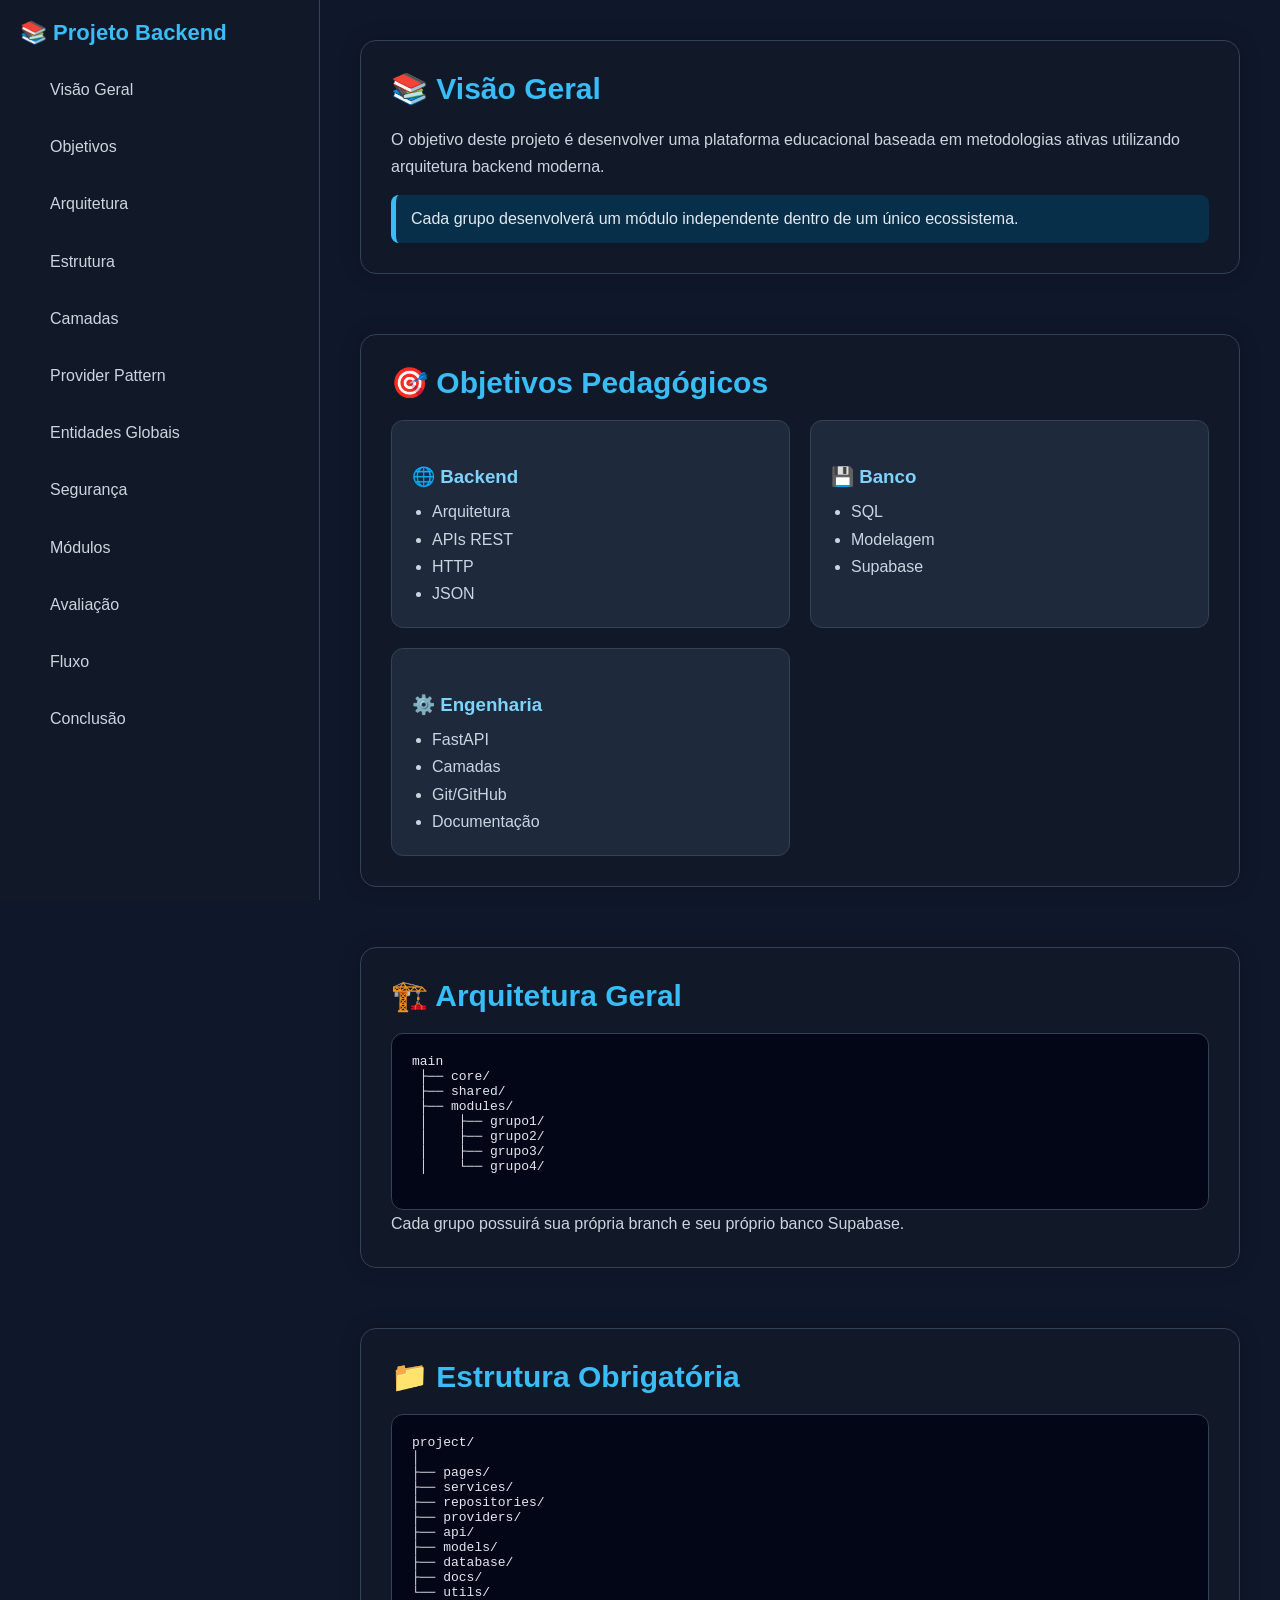
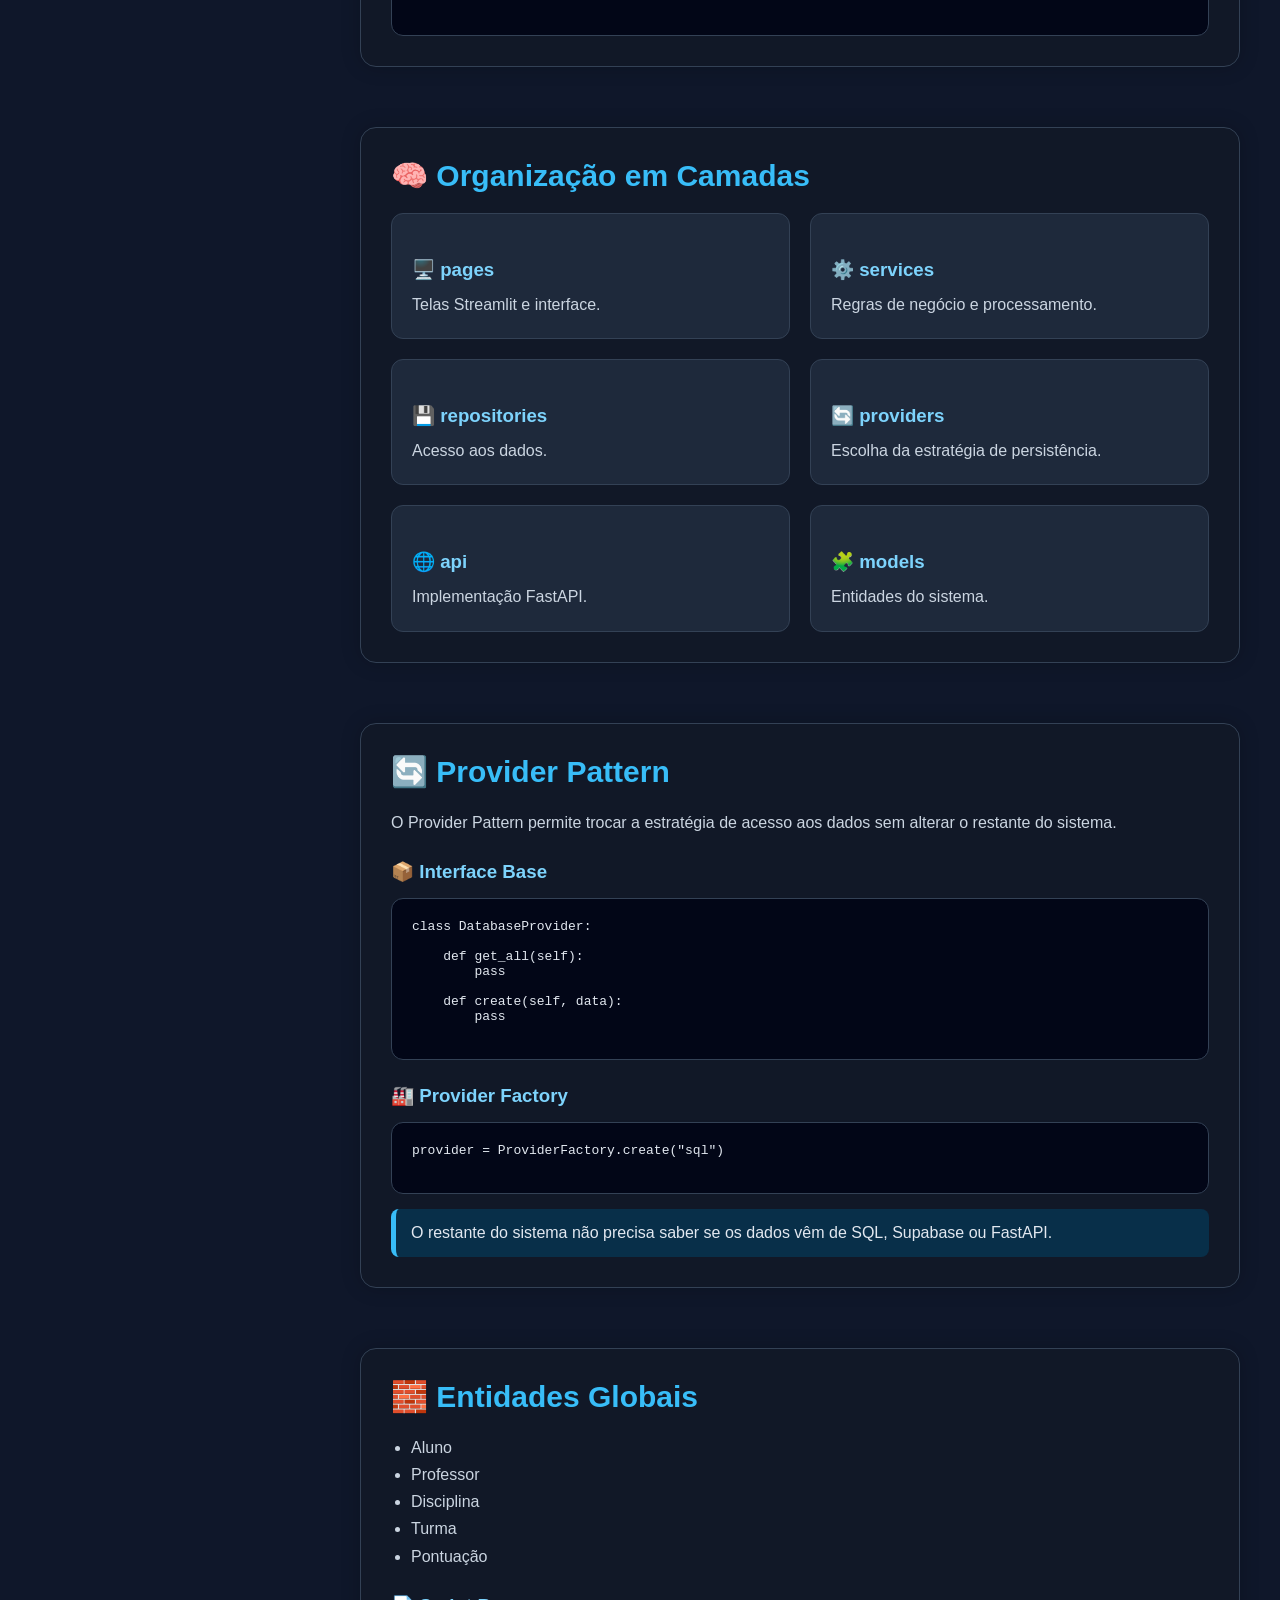
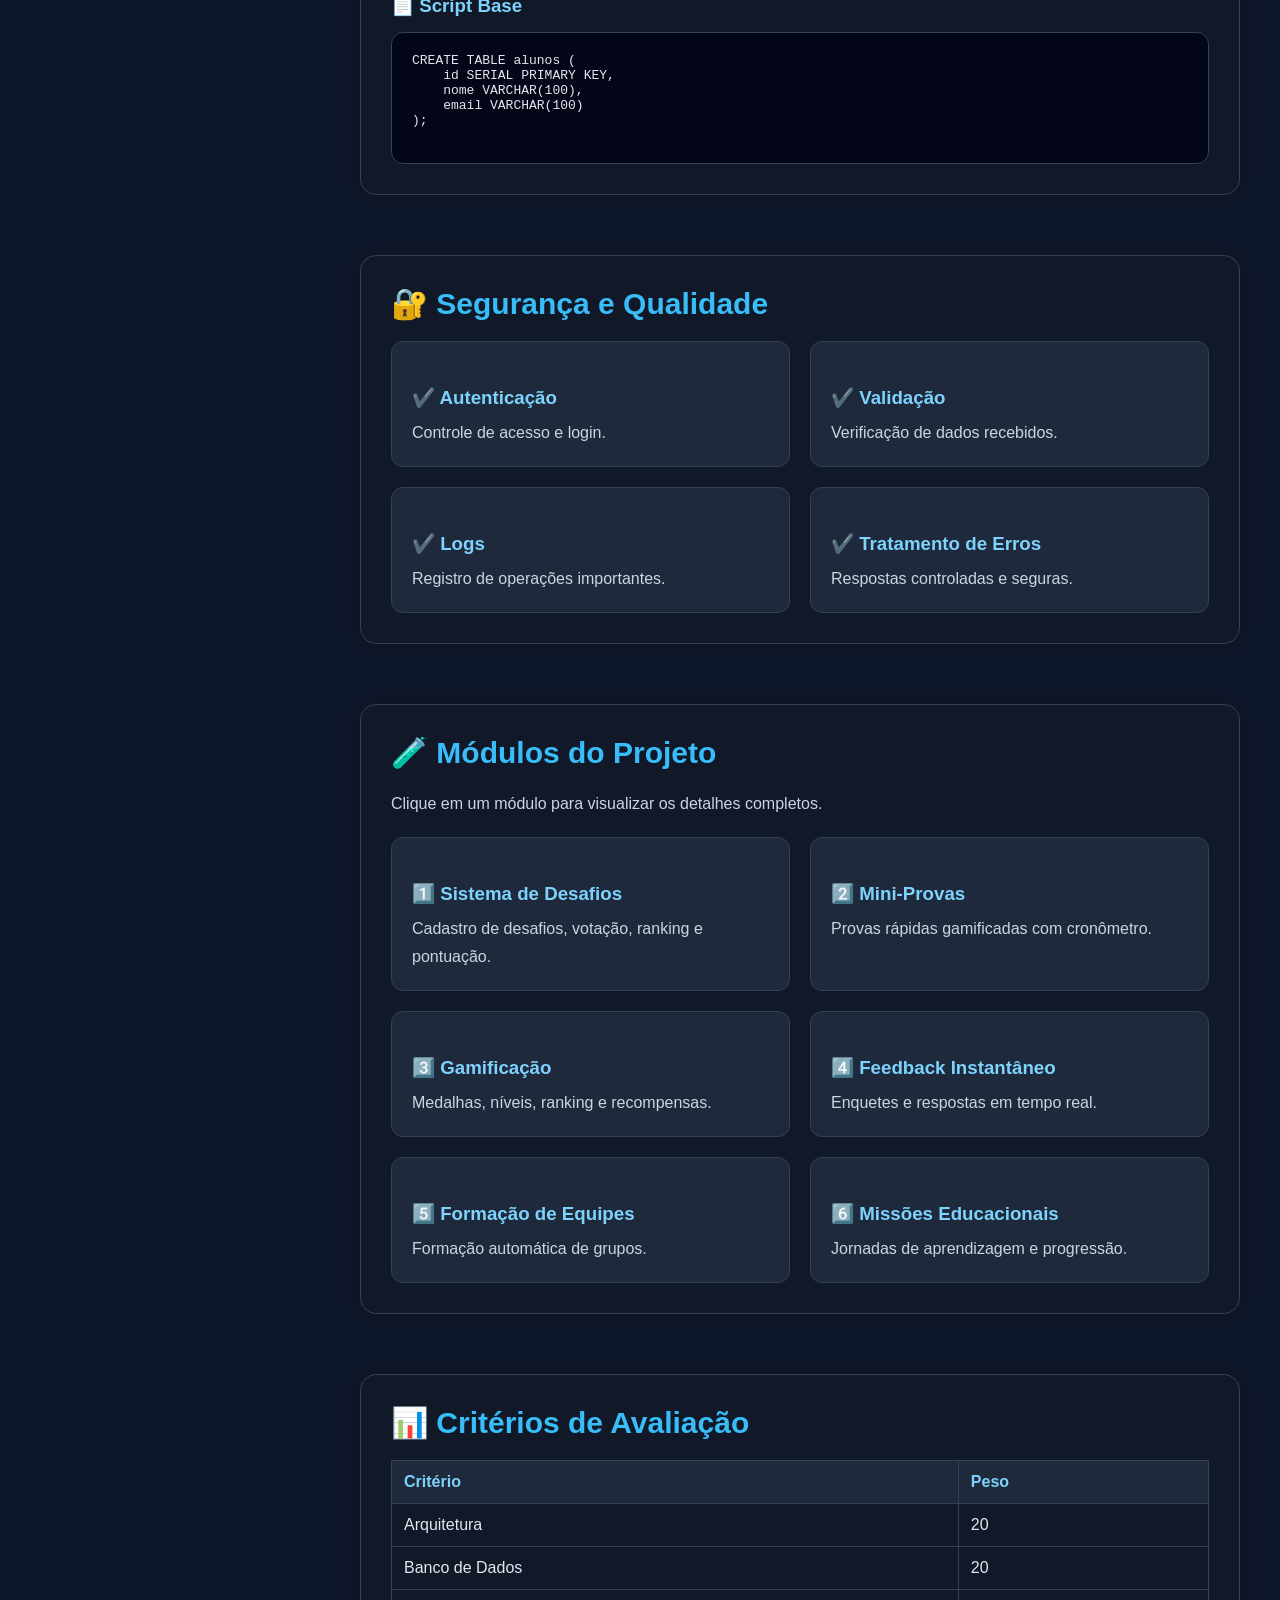
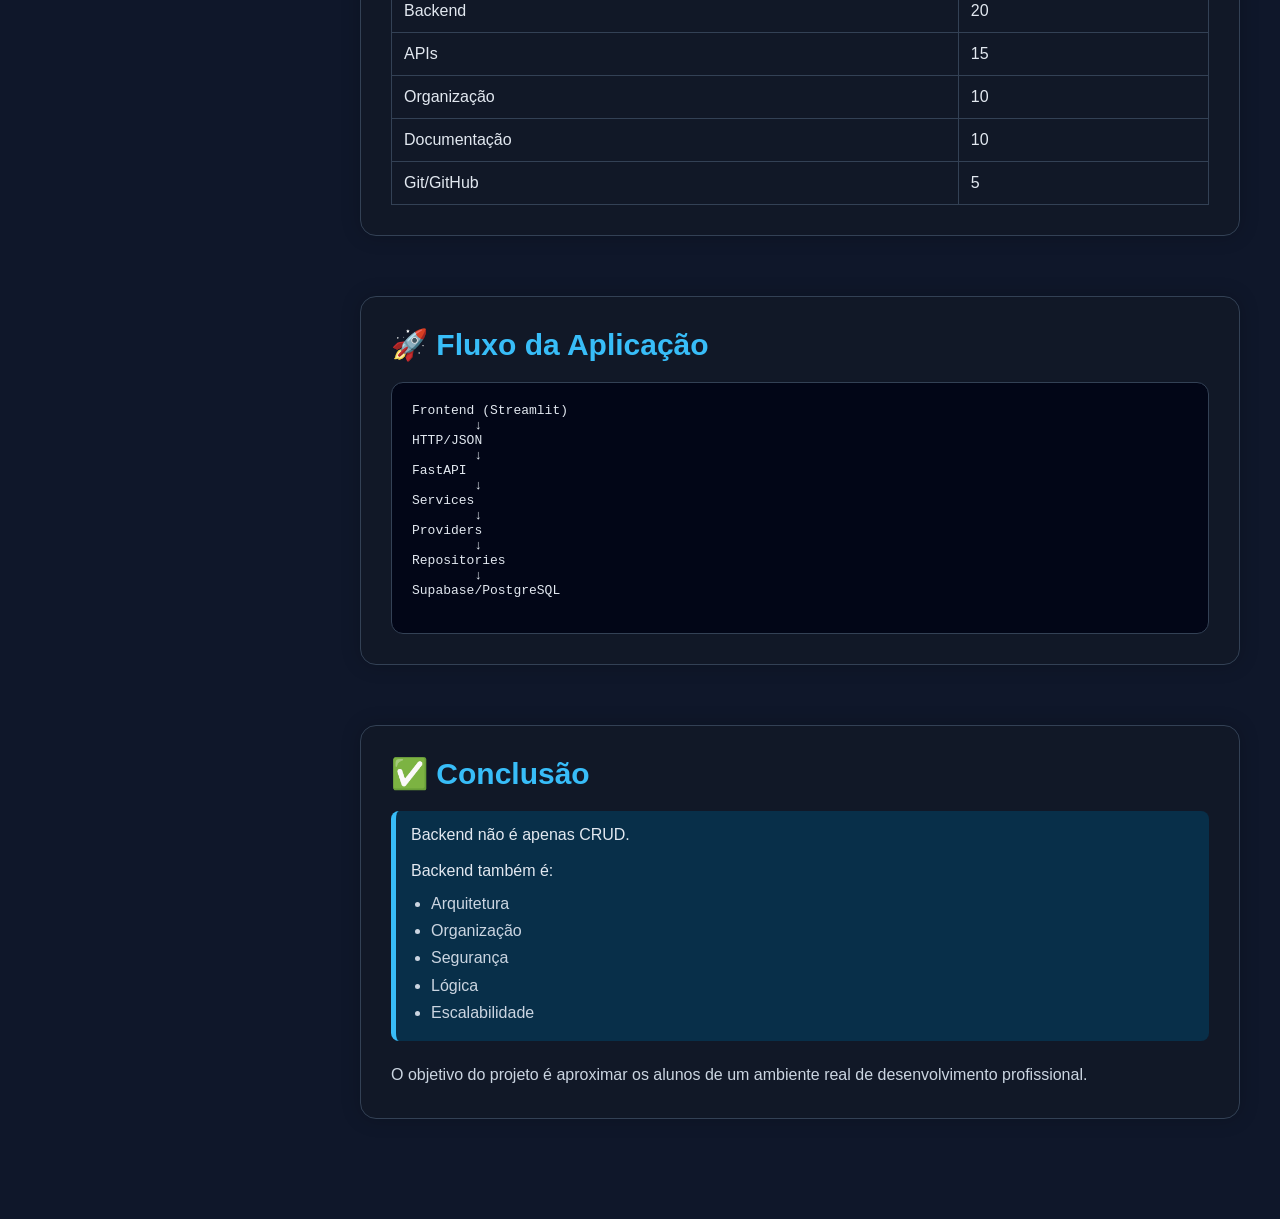
<file: index.html>
<!DOCTYPE html>
<html lang="pt-BR">
<head>
  <meta charset="UTF-8" />
  <meta name="viewport" content="width=device-width, initial-scale=1.0" />
  <title>Projeto Integrador Backend</title>
  <style>
    * {
      margin: 0;
      padding: 0;
      box-sizing: border-box;
    }

    body {
      font-family: Arial, sans-serif;
      background: #0f172a;
      color: #e2e8f0;
      display: flex;
      min-height: 100vh;
    }

    aside {
      width: 320px;
      background: #111827;
      border-right: 1px solid #334155;
      padding: 20px;
      position: fixed;
      top: 0;
      bottom: 0;
      overflow-y: auto;
    }

    aside h1 {
      font-size: 22px;
      margin-bottom: 20px;
      color: #38bdf8;
    }

    aside ul {
      list-style: none;
    }

    aside li {
      margin-bottom: 10px;
    }

    aside a {
      color: #cbd5e1;
      text-decoration: none;
      display: block;
      padding: 10px;
      border-radius: 8px;
      transition: 0.2s;
    }

    aside a:hover {
      background: #1e293b;
      color: white;
    }

    main {
      margin-left: 320px;
      padding: 40px;
      width: calc(100% - 320px);
    }

    section {
      margin-bottom: 60px;
      background: #111827;
      padding: 30px;
      border-radius: 16px;
      border: 1px solid #334155;
      box-shadow: 0 0 20px rgba(0,0,0,0.2);
    }

    h2 {
      color: #38bdf8;
      margin-bottom: 20px;
      font-size: 30px;
    }

    h3 {
      color: #7dd3fc;
      margin-top: 25px;
      margin-bottom: 10px;
    }

    p, li {
      line-height: 1.7;
      color: #cbd5e1;
    }

    ul {
      padding-left: 20px;
      margin-top: 10px;
    }

    code {
      background: #1e293b;
      padding: 2px 6px;
      border-radius: 6px;
      color: #93c5fd;
    }

    pre {
      background: #020617;
      padding: 20px;
      border-radius: 12px;
      overflow-x: auto;
      margin-top: 15px;
      border: 1px solid #334155;
    }

    table {
      width: 100%;
      border-collapse: collapse;
      margin-top: 20px;
    }

    th, td {
      border: 1px solid #334155;
      padding: 12px;
      text-align: left;
    }

    th {
      background: #1e293b;
      color: #7dd3fc;
    }

    .card-grid {
      display: grid;
      grid-template-columns: repeat(auto-fit, minmax(280px, 1fr));
      gap: 20px;
      margin-top: 20px;
    }

    .card {
      background: #1e293b;
      padding: 20px;
      border-radius: 12px;
      border: 1px solid #334155;
    }

    .highlight {
      background: #082f49;
      padding: 15px;
      border-left: 5px solid #38bdf8;
      border-radius: 8px;
      margin-top: 15px;
    }

    @media(max-width: 900px) {
      aside {
        position: relative;
        width: 100%;
        height: auto;
      }

      main {
        margin-left: 0;
        width: 100%;
      }

      body {
        flex-direction: column;
      }
    }
  </style>
</head>
<body>

  <aside>
    <h1>📚 Projeto Backend</h1>

    <ul>
      <li><a href="#visao">Visão Geral</a></li>
      <li><a href="#objetivos">Objetivos</a></li>
      <li><a href="#arquitetura">Arquitetura</a></li>
      <li><a href="#estrutura">Estrutura</a></li>
      <li><a href="#camadas">Camadas</a></li>
      <li><a href="#provider">Provider Pattern</a></li>
      <li><a href="#entidades">Entidades Globais</a></li>
      <li><a href="#seguranca">Segurança</a></li>
      <li><a href="#modulos">Módulos</a></li>
      <li><a href="#avaliacao">Avaliação</a></li>
      <li><a href="#fluxo">Fluxo</a></li>
      <li><a href="#conclusao">Conclusão</a></li>
    </ul>
  </aside>

  <main>

    <section id="visao">
      <h2>📚 Visão Geral</h2>
      <p>
        O objetivo deste projeto é desenvolver uma plataforma educacional baseada em metodologias ativas utilizando arquitetura backend moderna.
      </p>

      <div class="highlight">
        Cada grupo desenvolverá um módulo independente dentro de um único ecossistema.
      </div>
    </section>

    <section id="objetivos">
      <h2>🎯 Objetivos Pedagógicos</h2>

      <div class="card-grid">
        <div class="card">
          <h3>🌐 Backend</h3>
          <ul>
            <li>Arquitetura</li>
            <li>APIs REST</li>
            <li>HTTP</li>
            <li>JSON</li>
          </ul>
        </div>

        <div class="card">
          <h3>💾 Banco</h3>
          <ul>
            <li>SQL</li>
            <li>Modelagem</li>
            <li>Supabase</li>
          </ul>
        </div>

        <div class="card">
          <h3>⚙️ Engenharia</h3>
          <ul>
            <li>FastAPI</li>
            <li>Camadas</li>
            <li>Git/GitHub</li>
            <li>Documentação</li>
          </ul>
        </div>
      </div>
    </section>

    <section id="arquitetura">
      <h2>🏗️ Arquitetura Geral</h2>

      <pre>
main
 ├── core/
 ├── shared/
 ├── modules/
 │    ├── grupo1/
 │    ├── grupo2/
 │    ├── grupo3/
 │    └── grupo4/
      </pre>

      <p>
        Cada grupo possuirá sua própria branch e seu próprio banco Supabase.
      </p>
    </section>

    <section id="estrutura">
      <h2>📁 Estrutura Obrigatória</h2>

      <pre>
project/
│
├── pages/
├── services/
├── repositories/
├── providers/
├── api/
├── models/
├── database/
├── docs/
└── utils/
      </pre>
    </section>

    <section id="camadas">
      <h2>🧠 Organização em Camadas</h2>

      <div class="card-grid">

        <div class="card">
          <h3>🖥️ pages</h3>
          <p>Telas Streamlit e interface.</p>
        </div>

        <div class="card">
          <h3>⚙️ services</h3>
          <p>Regras de negócio e processamento.</p>
        </div>

        <div class="card">
          <h3>💾 repositories</h3>
          <p>Acesso aos dados.</p>
        </div>

        <div class="card">
          <h3>🔄 providers</h3>
          <p>Escolha da estratégia de persistência.</p>
        </div>

        <div class="card">
          <h3>🌐 api</h3>
          <p>Implementação FastAPI.</p>
        </div>

        <div class="card">
          <h3>🧩 models</h3>
          <p>Entidades do sistema.</p>
        </div>

      </div>
    </section>

    <section id="provider">
      <h2>🔄 Provider Pattern</h2>

      <p>
        O Provider Pattern permite trocar a estratégia de acesso aos dados sem alterar o restante do sistema.
      </p>

      <h3>📦 Interface Base</h3>

      <pre>
class DatabaseProvider:

    def get_all(self):
        pass

    def create(self, data):
        pass
      </pre>

      <h3>🏭 Provider Factory</h3>

      <pre>
provider = ProviderFactory.create("sql")
      </pre>

      <div class="highlight">
        O restante do sistema não precisa saber se os dados vêm de SQL, Supabase ou FastAPI.
      </div>
    </section>

    <section id="entidades">
      <h2>🧱 Entidades Globais</h2>

      <ul>
        <li>Aluno</li>
        <li>Professor</li>
        <li>Disciplina</li>
        <li>Turma</li>
        <li>Pontuação</li>
      </ul>

      <h3>📄 Script Base</h3>

      <pre>
CREATE TABLE alunos (
    id SERIAL PRIMARY KEY,
    nome VARCHAR(100),
    email VARCHAR(100)
);
      </pre>
    </section>

    <section id="seguranca">
      <h2>🔐 Segurança e Qualidade</h2>

      <div class="card-grid">

        <div class="card">
          <h3>✔️ Autenticação</h3>
          <p>Controle de acesso e login.</p>
        </div>

        <div class="card">
          <h3>✔️ Validação</h3>
          <p>Verificação de dados recebidos.</p>
        </div>

        <div class="card">
          <h3>✔️ Logs</h3>
          <p>Registro de operações importantes.</p>
        </div>

        <div class="card">
          <h3>✔️ Tratamento de Erros</h3>
          <p>Respostas controladas e seguras.</p>
        </div>

      </div>
    </section>

    <section id="modulos">
      <h2>🧪 Módulos do Projeto</h2>

      <p>
        Clique em um módulo para visualizar os detalhes completos.
      </p>

      <div class="card-grid">

        <div class="card" onclick="toggleModule('mod1')" style="cursor:pointer;">
          <h3>1️⃣ Sistema de Desafios</h3>
          <p>
            Cadastro de desafios, votação, ranking e pontuação.
          </p>
        </div>

        <div class="card" onclick="toggleModule('mod2')" style="cursor:pointer;">
          <h3>2️⃣ Mini-Provas</h3>
          <p>
            Provas rápidas gamificadas com cronômetro.
          </p>
        </div>

        <div class="card" onclick="toggleModule('mod3')" style="cursor:pointer;">
          <h3>3️⃣ Gamificação</h3>
          <p>
            Medalhas, níveis, ranking e recompensas.
          </p>
        </div>

        <div class="card" onclick="toggleModule('mod4')" style="cursor:pointer;">
          <h3>4️⃣ Feedback Instantâneo</h3>
          <p>
            Enquetes e respostas em tempo real.
          </p>
        </div>

        <div class="card" onclick="toggleModule('mod5')" style="cursor:pointer;">
          <h3>5️⃣ Formação de Equipes</h3>
          <p>
            Formação automática de grupos.
          </p>
        </div>

        <div class="card" onclick="toggleModule('mod6')" style="cursor:pointer;">
          <h3>6️⃣ Missões Educacionais</h3>
          <p>
            Jornadas de aprendizagem e progressão.
          </p>
        </div>

      </div>

      <div id="mod1" class="module-detail" style="display:none; margin-top:30px;">
        <h3>🏆 Sistema de Desafios</h3>

        <h4>🎯 Objetivo</h4>
        <p>
          Permitir que professores criem desafios relacionados a disciplinas e assuntos específicos.
        </p>

        <h4>👨‍🏫 Funcionalidades do Professor</h4>
        <ul>
          <li>Cadastrar desafios</li>
          <li>Editar desafios</li>
          <li>Definir disciplina</li>
          <li>Definir prazo</li>
          <li>Visualizar ranking</li>
        </ul>

        <h4>👨‍🎓 Funcionalidades do Aluno</h4>
        <ul>
          <li>Visualizar desafios</li>
          <li>Enviar respostas</li>
          <li>Acompanhar pontuação</li>
        </ul>

        <h4>⚙️ Regras de Negócio</h4>
        <ul>
          <li>Cálculo automático de média</li>
          <li>Sistema de votação</li>
          <li>Ranking geral</li>
          <li>Histórico de desafios</li>
        </ul>

        <h4>🧩 Entidades Sugeridas</h4>
        <ul>
          <li>desafio</li>
          <li>submissao</li>
          <li>voto</li>
          <li>nota</li>
          <li>ranking</li>
        </ul>
      </div>

      <div id="mod2" class="module-detail" style="display:none; margin-top:30px;">
        <h3>⏱️ Sistema de Mini-Provas</h3>

        <h4>🎯 Objetivo</h4>
        <p>
          Criar um sistema de avaliações rápidas gamificadas.
        </p>

        <h4>📋 Regras Obrigatórias</h4>
        <ul>
          <li>5 minutos totais</li>
          <li>5 questões</li>
          <li>1 minuto por questão</li>
        </ul>

        <h4>👨‍🏫 Funcionalidades do Professor</h4>
        <ul>
          <li>Cadastrar provas</li>
          <li>Cadastrar questões</li>
          <li>Visualizar estatísticas</li>
          <li>Acompanhar desempenho</li>
        </ul>

        <h4>👨‍🎓 Funcionalidades do Aluno</h4>
        <ul>
          <li>Responder provas</li>
          <li>Visualizar cronômetro</li>
          <li>Acompanhar pontuação</li>
        </ul>

        <h4>⚙️ Sistema Deve Possuir</h4>
        <ul>
          <li>Cronômetro global</li>
          <li>Cronômetro por questão</li>
          <li>Correção automática</li>
          <li>Ranking</li>
          <li>Histórico de desempenho</li>
        </ul>

        <h4>🧩 Entidades Sugeridas</h4>
        <ul>
          <li>prova</li>
          <li>questao</li>
          <li>resposta</li>
          <li>tentativa</li>
          <li>pontuacao</li>
        </ul>
      </div>

      <div id="mod3" class="module-detail" style="display:none; margin-top:30px;">
        <h3>🎮 Sistema de Gamificação</h3>

        <h4>🎯 Objetivo</h4>
        <p>
          Criar mecanismos de engajamento utilizando pontuação e progressão.
        </p>

        <h4>⚙️ Funcionalidades Obrigatórias</h4>
        <ul>
          <li>Ranking geral</li>
          <li>Medalhas</li>
          <li>Níveis</li>
          <li>Streaks</li>
          <li>Recompensas</li>
        </ul>

        <h4>🧠 Sistema Deve Calcular</h4>
        <ul>
          <li>Pontos por atividade</li>
          <li>Progressão de nível</li>
          <li>Ranking semanal</li>
          <li>Ranking geral</li>
        </ul>

        <h4>🧩 Entidades Sugeridas</h4>
        <ul>
          <li>medalha</li>
          <li>conquista</li>
          <li>ranking</li>
          <li>nivel</li>
          <li>historico_pontos</li>
        </ul>
      </div>

      <div id="mod4" class="module-detail" style="display:none; margin-top:30px;">
        <h3>📊 Feedback Instantâneo</h3>

        <h4>🎯 Objetivo</h4>
        <p>
          Permitir interação rápida entre professor e turma.
        </p>

        <h4>⚙️ Funcionalidades Obrigatórias</h4>
        <ul>
          <li>Criação de enquetes</li>
          <li>Perguntas rápidas</li>
          <li>Respostas em tempo real</li>
          <li>Estatísticas</li>
          <li>Gráficos</li>
        </ul>

        <h4>🧩 Entidades Sugeridas</h4>
        <ul>
          <li>enquete</li>
          <li>pergunta</li>
          <li>resposta</li>
          <li>estatistica</li>
        </ul>
      </div>

      <div id="mod5" class="module-detail" style="display:none; margin-top:30px;">
        <h3>👥 Formação de Equipes</h3>

        <h4>🎯 Objetivo</h4>
        <p>
          Criar grupos automaticamente utilizando critérios definidos pelo professor.
        </p>

        <h4>⚙️ Funcionalidades Obrigatórias</h4>
        <ul>
          <li>Gerar equipes automaticamente</li>
          <li>Balancear desempenho</li>
          <li>Considerar habilidades</li>
          <li>Permitir reorganização</li>
        </ul>

        <h4>🧩 Entidades Sugeridas</h4>
        <ul>
          <li>equipe</li>
          <li>integrante</li>
          <li>habilidade</li>
          <li>criterio</li>
        </ul>
      </div>

      <div id="mod6" class="module-detail" style="display:none; margin-top:30px;">
        <h3>🗺️ Missões Educacionais</h3>

        <h4>🎯 Objetivo</h4>
        <p>
          Criar jornadas de aprendizagem baseadas em etapas e missões.
        </p>

        <h4>⚙️ Funcionalidades Obrigatórias</h4>
        <ul>
          <li>Criar missões</li>
          <li>Criar etapas</li>
          <li>Progressão</li>
          <li>Desbloqueios</li>
          <li>Pontuação</li>
        </ul>

        <h4>🧩 Entidades Sugeridas</h4>
        <ul>
          <li>missao</li>
          <li>etapa</li>
          <li>progresso</li>
          <li>recompensa</li>
        </ul>
      </div>

    </section>

    <script>
      function toggleModule(moduleId) {
        const modules = document.querySelectorAll('.module-detail');

        modules.forEach(module => {
          if (module.id === moduleId) {
            module.style.display = module.style.display === 'none' ? 'block' : 'none';
          } else {
            module.style.display = 'none';
          }
        });
      }
    </script>

    <section id="avaliacao">
      <h2>📊 Critérios de Avaliação</h2>

      <table>
        <thead>
          <tr>
            <th>Critério</th>
            <th>Peso</th>
          </tr>
        </thead>
        <tbody>
          <tr>
            <td>Arquitetura</td>
            <td>20</td>
          </tr>
          <tr>
            <td>Banco de Dados</td>
            <td>20</td>
          </tr>
          <tr>
            <td>Backend</td>
            <td>20</td>
          </tr>
          <tr>
            <td>APIs</td>
            <td>15</td>
          </tr>
          <tr>
            <td>Organização</td>
            <td>10</td>
          </tr>
          <tr>
            <td>Documentação</td>
            <td>10</td>
          </tr>
          <tr>
            <td>Git/GitHub</td>
            <td>5</td>
          </tr>
        </tbody>
      </table>
    </section>

    <section id="fluxo">
      <h2>🚀 Fluxo da Aplicação</h2>

      <pre>
Frontend (Streamlit)
        ↓
HTTP/JSON
        ↓
FastAPI
        ↓
Services
        ↓
Providers
        ↓
Repositories
        ↓
Supabase/PostgreSQL
      </pre>
    </section>

    <section id="conclusao">
      <h2>✅ Conclusão</h2>

      <div class="highlight">
        Backend não é apenas CRUD.
        <br><br>
        Backend também é:
        <ul>
          <li>Arquitetura</li>
          <li>Organização</li>
          <li>Segurança</li>
          <li>Lógica</li>
          <li>Escalabilidade</li>
        </ul>
      </div>

      <p style="margin-top:20px;">
        O objetivo do projeto é aproximar os alunos de um ambiente real de desenvolvimento profissional.
      </p>
    </section>

  </main>

</body>
</html>
</file>
